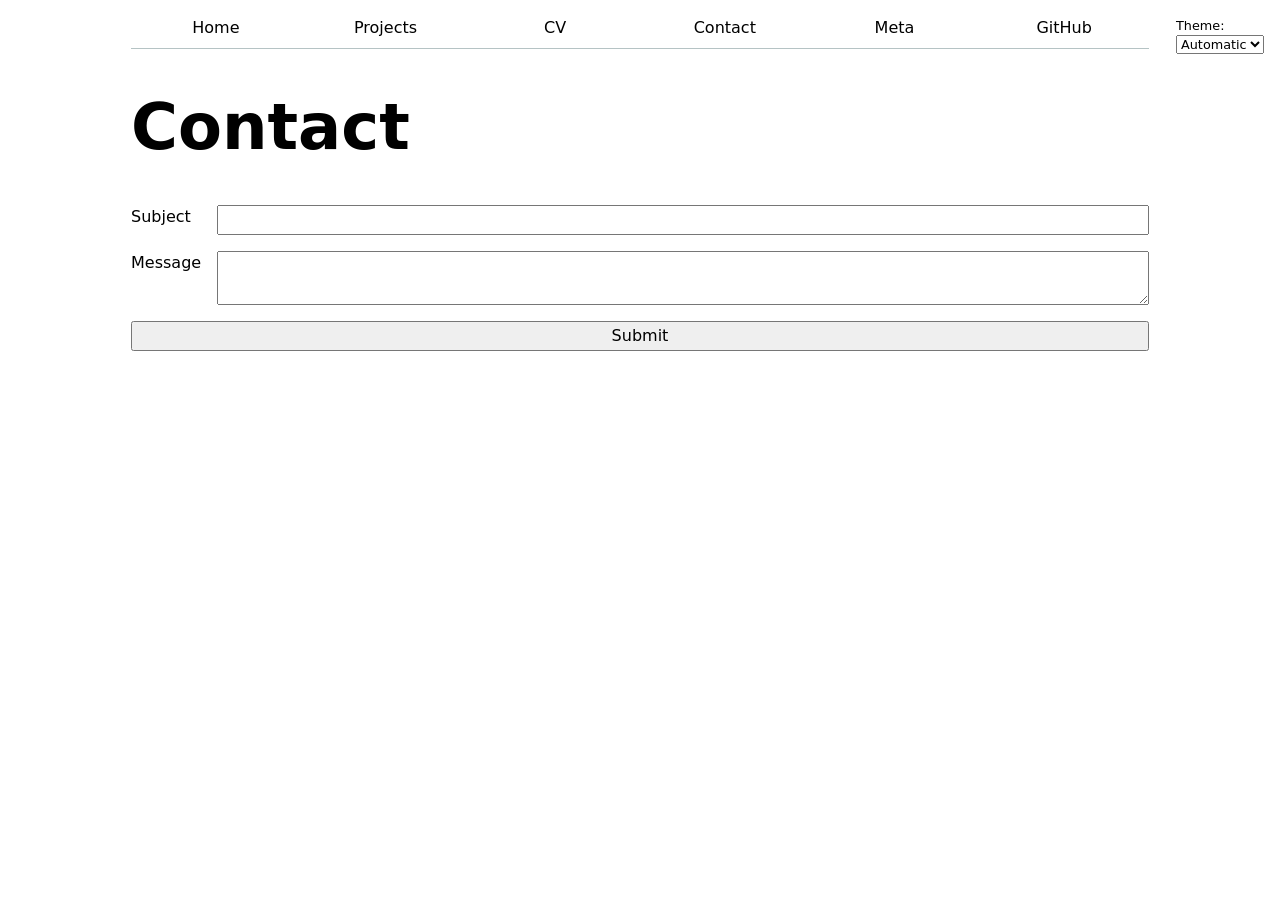
<file: contact/index.html>
<!DOCTYPE html>
<html lang="en">
<head>
    <meta charset="UTF-8">
    <meta name="viewport" content="width=device-width, initial-scale=1.0">
    <title>Contact - Shivam Sharma</title>
    <link rel="stylesheet" href="../style.css">
    <script type="module" src="../global.js"></script>
</head>
<body>
   

    <h1>Contact</h1>

    <form action="mailto:shivamsharma0608@gmail.com" method="GET">
        <label>
            Subject
            <input name="subject">
        </label>

        <label>
            Message
            <textarea name="body"></textarea>
        </label>

        <button>Submit</button>
    </form>
</body>
</html>
</file>
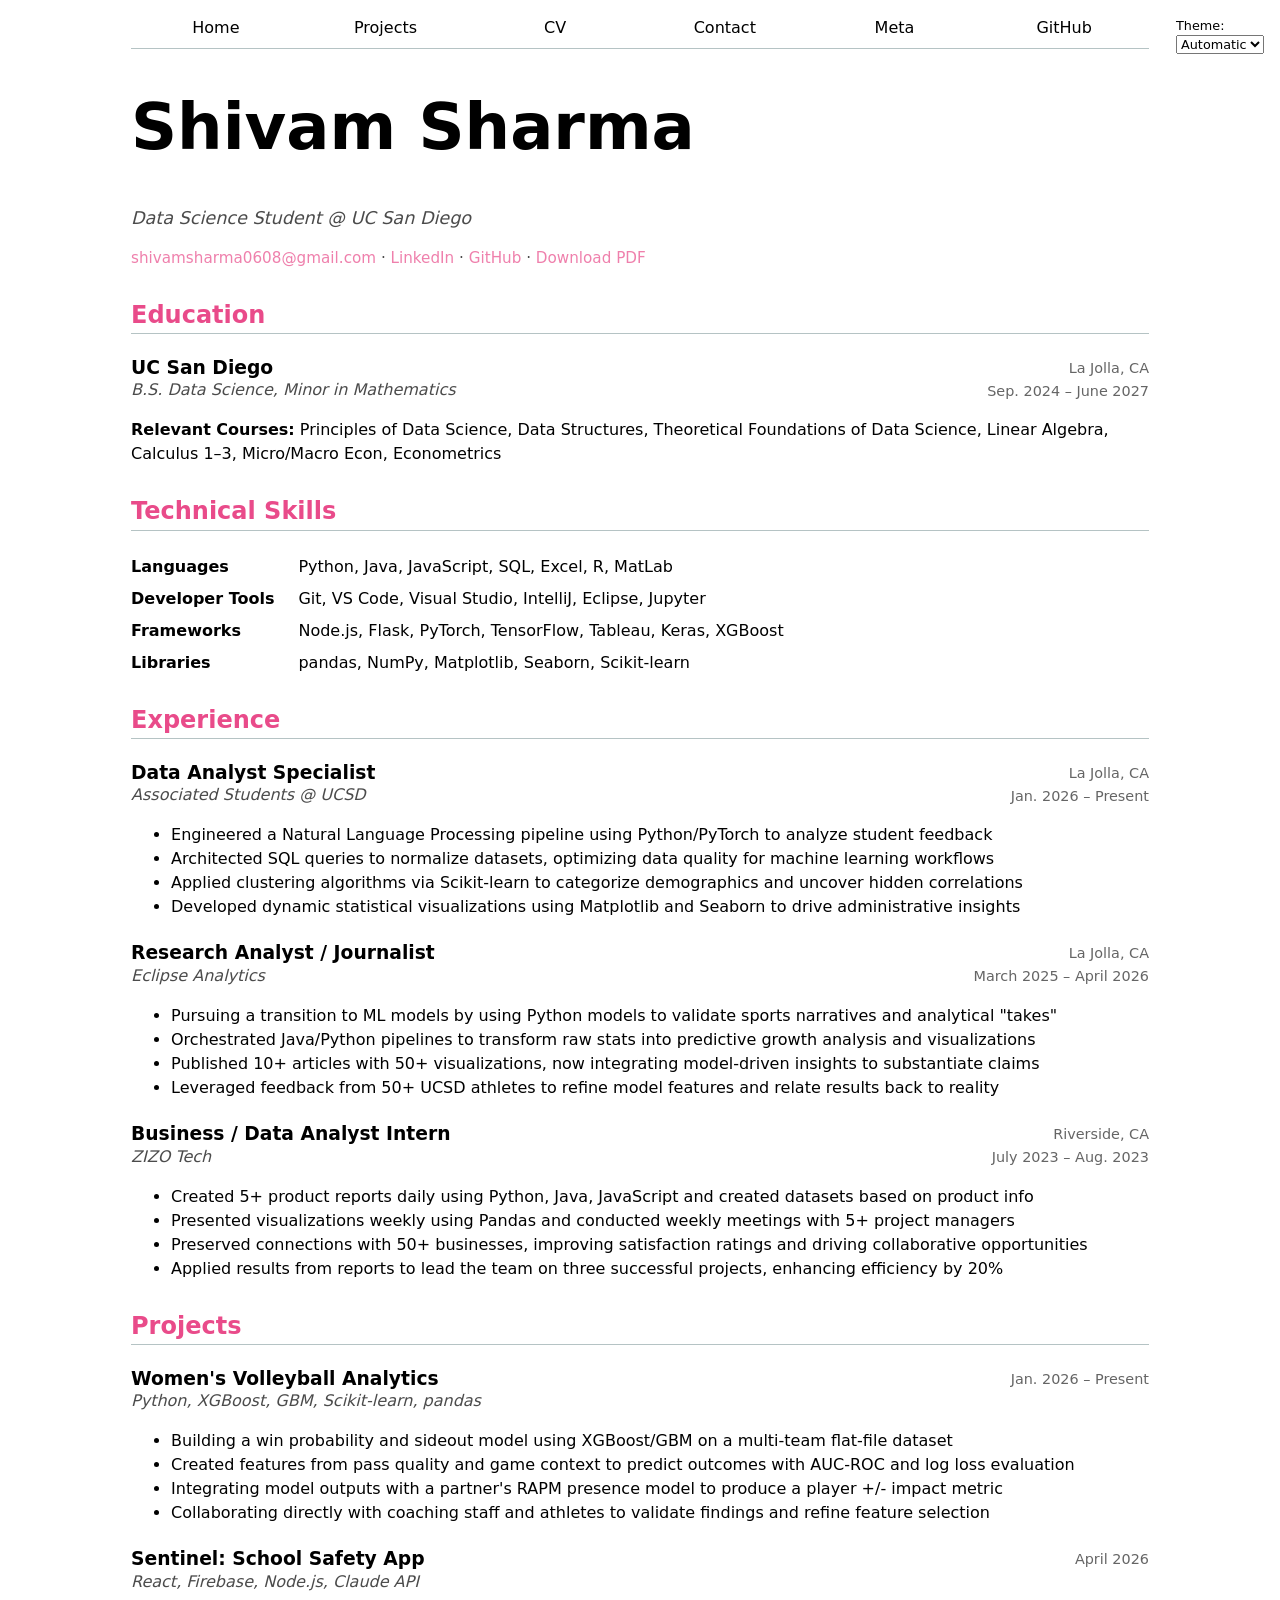
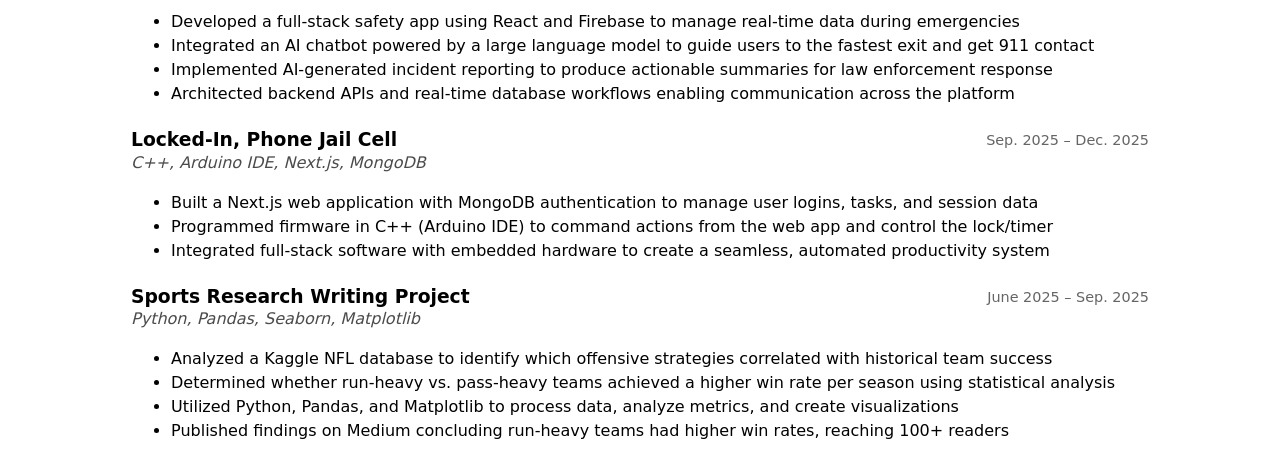
<file: cv/index.html>
<!DOCTYPE html>
<html lang="en">
  <head>
    <meta charset="UTF-8">
    <meta name="viewport" content="width=device-width, initial-scale=1.0">
    <title>CV - Shivam Sharma</title>
    <link rel="stylesheet" href="../style.css">
    <script type="module" src="../global.js"></script>
  </head>
  <body>
   
    <h1>Shivam Sharma</h1>
    <p class="cv-subtitle">Data Science Student @ UC San Diego</p>
    <p class="cv-contact">
      <a href="mailto:shivamsharma0608@gmail.com">shivamsharma0608@gmail.com</a> ·
      <a href="https://linkedin.com/in/shivamsharma0608" target="_blank">LinkedIn</a> ·
      <a href="https://github.com/shivamsharma0608" target="_blank">GitHub</a> ·
      <a href="Shivam Sharma Tech Resume (1).pdf" target="_blank">Download PDF</a>
    </p>

    <section>
      <h2>Education</h2>
      <article>
        <header>
          <div>
            <h3>UC San Diego</h3>
            <p>B.S. Data Science, Minor in Mathematics</p>
          </div>
          <div class="cv-meta">
            <span>La Jolla, CA</span>
            <time>Sep. 2024 – June 2027</time>
          </div>
        </header>
        <p><strong>Relevant Courses:</strong> Principles of Data Science, Data Structures, Theoretical Foundations of Data Science, Linear Algebra, Calculus 1–3, Micro/Macro Econ, Econometrics</p>
      </article>
    </section>

    <section>
      <h2>Technical Skills</h2>
      <dl class="skills-grid">
        <div>
          <dt>Languages</dt>
          <dd>Python, Java, JavaScript, SQL, Excel, R, MatLab</dd>
        </div>
        <div>
          <dt>Developer Tools</dt>
          <dd>Git, VS Code, Visual Studio, IntelliJ, Eclipse, Jupyter</dd>
        </div>
        <div>
          <dt>Frameworks</dt>
          <dd>Node.js, Flask, PyTorch, TensorFlow, Tableau, Keras, XGBoost</dd>
        </div>
        <div>
          <dt>Libraries</dt>
          <dd>pandas, NumPy, Matplotlib, Seaborn, Scikit-learn</dd>
        </div>
      </dl>
    </section>

    <section>
      <h2>Experience</h2>

      <article>
        <header>
          <div>
            <h3>Data Analyst Specialist</h3>
            <p>Associated Students @ UCSD</p>
          </div>
          <div class="cv-meta">
            <span>La Jolla, CA</span>
            <time>Jan. 2026 – Present</time>
          </div>
        </header>
        <ul>
          <li>Engineered a Natural Language Processing pipeline using Python/PyTorch to analyze student feedback</li>
          <li>Architected SQL queries to normalize datasets, optimizing data quality for machine learning workflows</li>
          <li>Applied clustering algorithms via Scikit-learn to categorize demographics and uncover hidden correlations</li>
          <li>Developed dynamic statistical visualizations using Matplotlib and Seaborn to drive administrative insights</li>
        </ul>
      </article>

      <article>
        <header>
          <div>
            <h3>Research Analyst / Journalist</h3>
            <p>Eclipse Analytics</p>
          </div>
          <div class="cv-meta">
            <span>La Jolla, CA</span>
            <time>March 2025 – April 2026</time>
          </div>
        </header>
        <ul>
          <li>Pursuing a transition to ML models by using Python models to validate sports narratives and analytical "takes"</li>
          <li>Orchestrated Java/Python pipelines to transform raw stats into predictive growth analysis and visualizations</li>
          <li>Published 10+ articles with 50+ visualizations, now integrating model-driven insights to substantiate claims</li>
          <li>Leveraged feedback from 50+ UCSD athletes to refine model features and relate results back to reality</li>
        </ul>
      </article>

      <article>
        <header>
          <div>
            <h3>Business / Data Analyst Intern</h3>
            <p>ZIZO Tech</p>
          </div>
          <div class="cv-meta">
            <span>Riverside, CA</span>
            <time>July 2023 – Aug. 2023</time>
          </div>
        </header>
        <ul>
          <li>Created 5+ product reports daily using Python, Java, JavaScript and created datasets based on product info</li>
          <li>Presented visualizations weekly using Pandas and conducted weekly meetings with 5+ project managers</li>
          <li>Preserved connections with 50+ businesses, improving satisfaction ratings and driving collaborative opportunities</li>
          <li>Applied results from reports to lead the team on three successful projects, enhancing efficiency by 20%</li>
        </ul>
      </article>
    </section>

    <section>
      <h2>Projects</h2>

      <article>
        <header>
          <div>
            <h3>Women's Volleyball Analytics</h3>
            <p>Python, XGBoost, GBM, Scikit-learn, pandas</p>
          </div>
          <div class="cv-meta">
            <time>Jan. 2026 – Present</time>
          </div>
        </header>
        <ul>
          <li>Building a win probability and sideout model using XGBoost/GBM on a multi-team flat-file dataset</li>
          <li>Created features from pass quality and game context to predict outcomes with AUC-ROC and log loss evaluation</li>
          <li>Integrating model outputs with a partner's RAPM presence model to produce a player +/- impact metric</li>
          <li>Collaborating directly with coaching staff and athletes to validate findings and refine feature selection</li>
        </ul>
      </article>

      <article>
        <header>
          <div>
            <h3>Sentinel: School Safety App</h3>
            <p>React, Firebase, Node.js, Claude API</p>
          </div>
          <div class="cv-meta">
            <time>April 2026</time>
          </div>
        </header>
        <ul>
          <li>Developed a full-stack safety app using React and Firebase to manage real-time data during emergencies</li>
          <li>Integrated an AI chatbot powered by a large language model to guide users to the fastest exit and get 911 contact</li>
          <li>Implemented AI-generated incident reporting to produce actionable summaries for law enforcement response</li>
          <li>Architected backend APIs and real-time database workflows enabling communication across the platform</li>
        </ul>
      </article>

      <article>
        <header>
          <div>
            <h3>Locked-In, Phone Jail Cell</h3>
            <p>C++, Arduino IDE, Next.js, MongoDB</p>
          </div>
          <div class="cv-meta">
            <time>Sep. 2025 – Dec. 2025</time>
          </div>
        </header>
        <ul>
          <li>Built a Next.js web application with MongoDB authentication to manage user logins, tasks, and session data</li>
          <li>Programmed firmware in C++ (Arduino IDE) to command actions from the web app and control the lock/timer</li>
          <li>Integrated full-stack software with embedded hardware to create a seamless, automated productivity system</li>
        </ul>
      </article>

      <article>
        <header>
          <div>
            <h3>Sports Research Writing Project</h3>
            <p>Python, Pandas, Seaborn, Matplotlib</p>
          </div>
          <div class="cv-meta">
            <time>June 2025 – Sep. 2025</time>
          </div>
        </header>
        <ul>
          <li>Analyzed a Kaggle NFL database to identify which offensive strategies correlated with historical team success</li>
          <li>Determined whether run-heavy vs. pass-heavy teams achieved a higher win rate per season using statistical analysis</li>
          <li>Utilized Python, Pandas, and Matplotlib to process data, analyze metrics, and create visualizations</li>
          <li>Published findings on Medium concluding run-heavy teams had higher win rates, reaching 100+ readers</li>
        </ul>
      </article>
    </section>

  </body>
</html>
</file>
<file: style.css>
:root {
  --color-accent: oklch(65% 50% 0);
  accent-color: var(--color-accent);
  color-scheme: light dark; 
  --border-color: oklch(50% 10% 200 / 40%);
}

body {
  font: 100%/1.5 system-ui;
  max-width: 100ch;
  margin-inline: max(1em, (100% - 100ch) / 2);
}

nav {
  display: flex;
  margin-bottom: 1em;
  border-bottom: 1px solid var(--border-color); 
}


nav a {
  flex: 1;
  text-decoration: none;
  color: inherit;
  text-align: center;
  padding: 0.5em;
}

nav a.current {
  border-bottom: 0.4em solid canvastext;
  padding-bottom: 0.1em;
  font-weight: bold;
}

nav a:hover {
  border-bottom: 0.4em solid var(--color-accent);
  padding-bottom: 0.1em;
  background-color: color-mix(in oklch, var(--color-accent), canvas 85%);
}

.profile-photo {
  width: 150px;
  height: 150px;
  border-radius: 50%;
  object-fit: cover;
}

input, textarea, button, select {
  font: inherit;
}

form {
  display: grid;
  grid-template-columns: auto 1fr;
  gap: 1em;
}

label {
  display: grid;
  grid-template-columns: subgrid;
  grid-column: 1 / -1;
}

button {
  grid-column: 1 / -1;
}

.projects {
  display: grid;
  grid-template-columns: repeat(auto-fill, minmax(15em, 1fr));
  gap: 1em;
}

.projects article {
  display: grid;
  grid-template-rows: subgrid;
  grid-row: span 4;  /* was span 3, now span 4 to accommodate year */
}

.projects article h2 {
  margin: 0;
}

h1 {
  font-size: 400%;
}

h1, h2, h3, h4, h5, h6 {
  line-height: 1.1;
  text-wrap: balance;
}

h1 {
  font-size: 400%;
  line-height: 1.1;
  text-wrap: balance;

  & ~ h2, & ~ h3, & ~ h4, & ~ h5, & ~ h6 {
      line-height: 1.1;
      text-wrap: balance;
  }
}

/* CV page */
.cv-subtitle {
  font-size: 1.1em;
  color: canvastext;
  opacity: 0.7;
  font-style: italic;
  margin-bottom: 0.25em;
}

.cv-contact {
  font-size: 0.95em;
  color: canvastext;
  opacity: 0.7;
}

.cv-contact a {
  color: var(--color-accent);
  text-decoration: none;
}

.cv-contact a:hover {
  text-decoration: underline;
}

section {
  margin-block: 2em;
}

section h2 {
  color: var(--color-accent);
  border-bottom: 1px solid var(--border-color); 
  padding-bottom: 0.2em;
  margin-bottom: 1em;
}

article {
  margin-bottom: 1.5em;
}

article header {
  display: flex;
  justify-content: space-between;
  align-items: flex-start;
  gap: 1em;
}

article header h3 {
  margin: 0;
}

article header p {
  margin: 0;
  color: canvastext;
  opacity: 0.7;
  font-style: italic;
}

.cv-meta {
  text-align: right;
  font-size: 0.9em;
  color: canvastext;
  opacity: 0.6;
  white-space: nowrap;
  display: flex;
  flex-direction: column;
  gap: 0.1em;
}

.skills-grid {
  display: grid;
  grid-template-columns: auto 1fr;
  gap: 0.5em 1.5em;
}

.skills-grid div {
  display: grid;
  grid-template-columns: subgrid;
  grid-column: 1 / -1;
}

.skills-grid dt {
  font-weight: bold;
  color: canvastext;
}

.skills-grid dd {
  margin: 0;
}

.color-scheme {
  position: absolute;
  top: 1rem;
  right: 1rem;
  font-size: 80%;
  font-family: inherit;
}

#profile-stats dl {
  display: grid;
  grid-template-columns: repeat(4, 1fr);
  gap: 1em;
}

#profile-stats dt {
  font-size: 0.75em;
  text-transform: uppercase;
  letter-spacing: 0.1em;
  color: canvastext;
  opacity: 0.6;
  grid-row: 1;
}

#profile-stats dd {
  font-size: 2.5em;
  font-weight: bold;
  margin: 0;
  grid-row: 2;
}

.project-year {
  font-family: Baskerville, serif;
  font-variant-numeric: oldstyle-nums;
  color: canvastext;
  opacity: 0.6;
  font-style: italic;
  margin: 0;
}

.project-info {
  display: contents;
}

#projects-pie-plot {
  max-width: 20em;
  flex-shrink: 0;
  overflow: visible;
  margin-block: 0;
}

.chart-container {
  display: flex;
  align-items: center;
  flex-wrap: wrap;
  gap: 2em;
  margin-block: 1em;
}

.legend {
  display: grid;
  grid-template-columns: repeat(auto-fill, minmax(9em, 1fr));
  gap: 0.5em;
  padding: 1em;
  margin: 0;
  border: 1px solid var(--border-color);
  border-radius: 0.5em;
  flex: 1;
  list-style: none;
}

.legend-item {
  display: flex;
  align-items: center;
  gap: 0.5em;
}

.swatch {
  display: inline-block;
  width: 1em;
  aspect-ratio: 1 / 1;
  background-color: var(--color);
  border-radius: 50%;
  flex-shrink: 0;
}

.searchBar {
  width: 100%;
  padding: 0.5em 1em;
  margin-block: 1em;
  font: inherit;
  border: 1px solid var(--border-color);
  border-radius: 0.5em;
  background: canvas;
  color: canvastext;
}

#projects-pie-plot path {
  cursor: pointer;
  transition: 300ms;
}

#projects-pie-plot:has(path:hover) path:not(:hover) {
  opacity: 0.5;
}

.selected {
  --color: oklch(60% 45% 0) !important;
}

.selected:is(path) {
  fill: var(--color);
}

/* Stats dl */
.stats {
  display: flex;
  flex-wrap: wrap;
  gap: 1.5em;
  padding: 1em;
  border: 1px solid var(--border-color);
  border-radius: 0.5em;
  margin-block: 1em;
}

.stats div {
  display: flex;
  flex-direction: column;
  min-width: 8em;
}

.stats dt {
  font-size: 0.75em;
  text-transform: uppercase;
  letter-spacing: 0.05em;
  opacity: 0.6;
}

.stats dd {
  font-size: 2em;
  font-weight: bold;
  margin: 0;
}

/* Tooltip */
dl.info {
  display: grid;
  grid-template-columns: auto 1fr;
  gap: 0.25em 1em;
  margin: 0;
  transition-duration: 500ms;
  transition-property: opacity, visibility;
}

dl.info dt {
  opacity: 0.6;
  font-size: 0.85em;
}

dl.info dd {
  margin: 0;
  font-weight: bold;
}

dl.info[hidden]:not(:hover, :focus-within) {
  opacity: 0;
  visibility: hidden;
}

.tooltip {
  position: fixed;
  background: color-mix(in oklch, canvas, transparent 15%);
  backdrop-filter: blur(8px);
  box-shadow: 0 4px 16px oklch(0% 0 0 / 20%);
  border-radius: 0.5em;
  padding: 1em;
  border: 1px solid var(--border-color);
  z-index: 100;
}

/* Dots */
circle {
  transition: 200ms;
  transform-origin: center;
  transform-box: fill-box;
  cursor: pointer;
}

circle:hover {
  transform: scale(1.5);
}

circle.selected {
  fill: #ff6b6b;
}

/* Gridlines */
.gridlines line {
  stroke: currentColor;
  opacity: 0.15;
}

.gridlines path {
  display: none;
}

/* Brush selection */
@keyframes marching-ants {
  to { stroke-dashoffset: -8; }
}

.selection {
  fill-opacity: 0.1;
  stroke: currentColor;
  stroke-opacity: 0.7;
  stroke-dasharray: 5 3;
  animation: marching-ants 2s linear infinite;
}

#language-breakdown {
  display: flex;
  flex-wrap: wrap;
  gap: 1.5em;
  padding: 1em;
  border: 1px solid var(--border-color);
  border-radius: 0.5em;
  margin-block: 1em;
}

#language-breakdown div {
  display: flex;
  flex-direction: column;
  min-width: 8em;
}

#language-breakdown dt {
  font-size: 0.9em;
  text-transform: uppercase;
  letter-spacing: 0.05em;
  opacity: 0.6;
  order: -1;
}

#language-breakdown dd {
  font-size: 1.5em;
  font-weight: bold;
  margin: 0;
}
</file>
